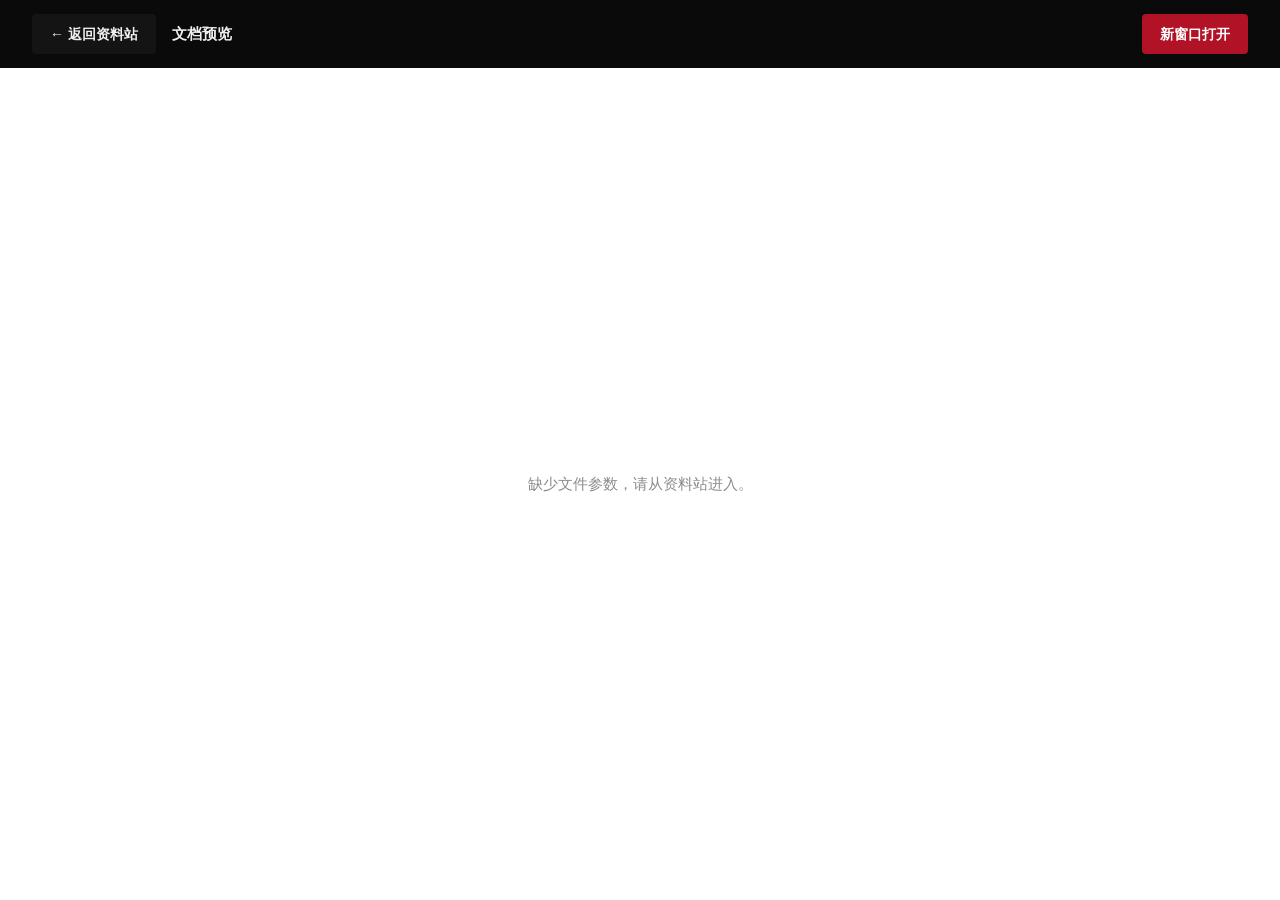
<file: preview.html>
<!DOCTYPE html>
<html lang="zh-CN">
<head>
<meta charset="UTF-8">
<meta name="viewport" content="width=device-width, initial-scale=1.0">
<title>在线预览</title>
<link rel="icon" href="data:image/svg+xml,<svg xmlns='http://www.w3.org/2000/svg' viewBox='0 0 100 100'><rect width='100' height='100' rx='22' fill='%23b11226'/><text x='50' y='68' font-size='52' text-anchor='middle' fill='white' font-family='sans-serif' font-weight='bold'>化</text></svg>">
<link rel="preconnect" href="https://fonts.googleapis.com">
<link rel="preconnect" href="https://fonts.gstatic.com" crossorigin>
<link href="https://fonts.googleapis.com/css2?family=Bebas+Neue&display=swap" rel="stylesheet">
<link rel="stylesheet" href="assets/style.css">
</head>
<body class="preview-page">

<header class="preview-bar">
  <div class="preview-bar-inner">
    <a class="back-btn" href="index.html">← 返回资料站</a>
    <h1 id="doc-title">正在加载…</h1>
    <a class="open-new" id="open-new" href="#" target="_blank" rel="noopener">新窗口打开</a>
  </div>
</header>

<main class="preview-main">
  <div class="preview-loading" id="loading">正在加载预览，请稍候…</div>
  <iframe id="viewer" title="文档在线预览"></iframe>
</main>

<script>
(function () {
  'use strict';
  var q = new URLSearchParams(window.location.search);
  var src = q.get('src') || '';
  var title = q.get('title') || '文档预览';
  document.title = title + ' - 在线预览';
  document.getElementById('doc-title').textContent = title;
  var loading = document.getElementById('loading');
  if (!src) {
    loading.textContent = '缺少文件参数，请从资料站进入。';
    return;
  }
  var absUrl = new URL(src, window.location.href).href;
  // PDF 浏览器可直接渲染；Word 文档走 Office 在线预览服务
  var viewerUrl = /\.pdf$/i.test(src)
    ? absUrl
    : 'https://view.officeapps.live.com/op/view.aspx?src=' + encodeURIComponent(absUrl);
  document.getElementById('open-new').href = viewerUrl;
  var frame = document.getElementById('viewer');
  frame.addEventListener('load', function () { loading.style.display = 'none'; });
  frame.src = viewerUrl;
  setTimeout(function () {
    if (loading.style.display !== 'none') {
      loading.textContent = '加载较慢，请耐心等待，也可以点右上角“新窗口打开”。';
    }
  }, 15000);
})();
</script>
</body>
</html>
</file>
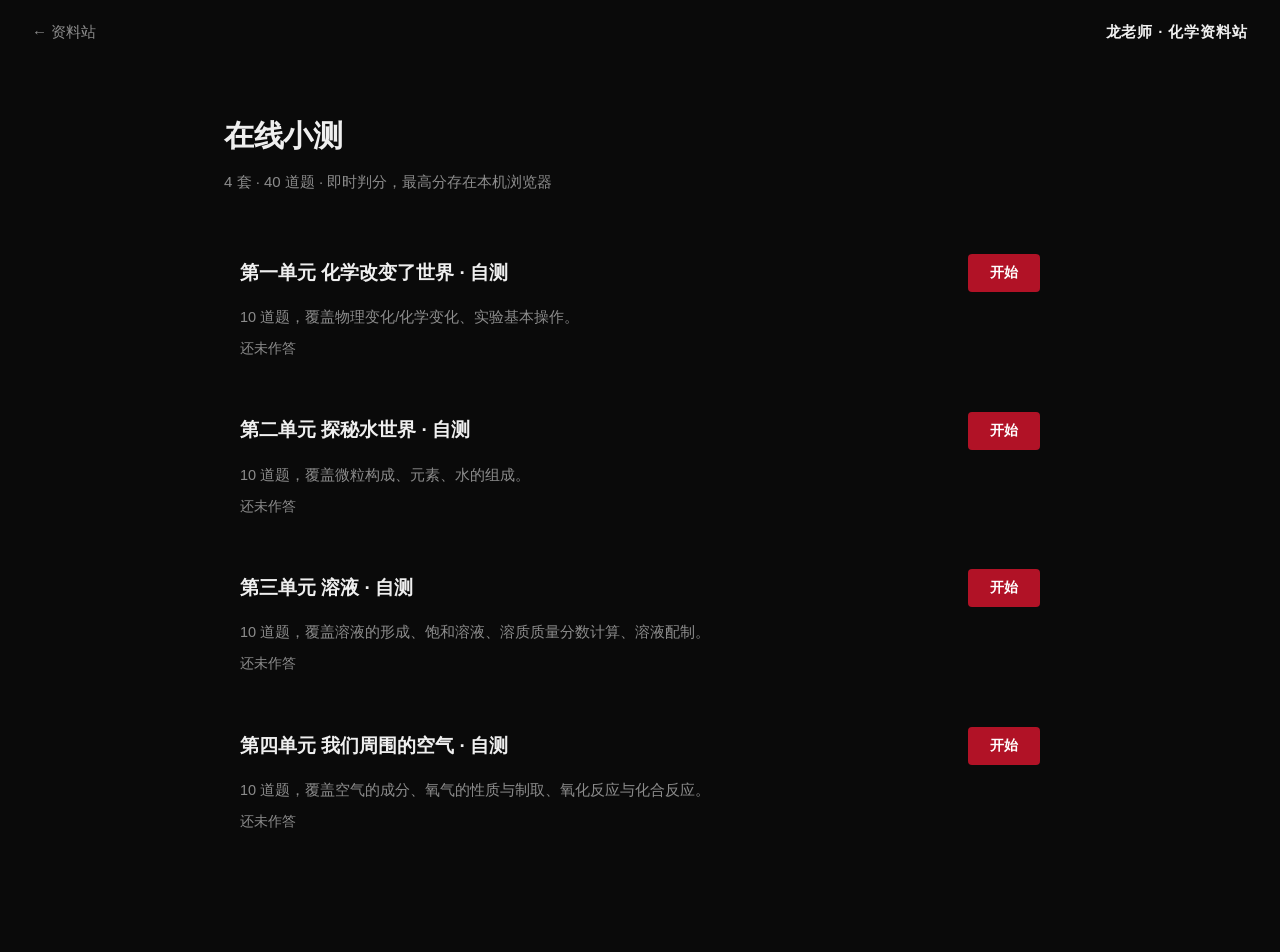
<file: quiz.html>
<!DOCTYPE html>
<html lang="zh-CN">
<head>
<meta charset="UTF-8">
<meta name="viewport" content="width=device-width, initial-scale=1.0">
<title>在线小测｜化学教学资料站</title>
<meta name="description" content="初三化学在线小测：4 套单元自测，即时判分，逐题解析。">
<link rel="icon" href="data:image/svg+xml,<svg xmlns='http://www.w3.org/2000/svg' viewBox='0 0 100 100'><rect width='100' height='100' rx='22' fill='%23b11226'/><text x='50' y='68' font-size='52' text-anchor='middle' fill='white' font-family='sans-serif' font-weight='bold'>化</text></svg>">
<link rel="preconnect" href="https://fonts.googleapis.com">
<link rel="preconnect" href="https://fonts.gstatic.com" crossorigin>
<link href="https://fonts.googleapis.com/css2?family=Bebas+Neue&display=swap" rel="stylesheet">
<link rel="stylesheet" href="assets/style.css">
</head>
<body>

<header class="app-topbar">
  <a class="back" href="index.html">← 资料站</a>
  <span class="wordmark">龙老师 · 化学资料站</span>
</header>

<main class="app-canvas">
  <!-- 列表 -->
  <section id="view-list">
    <h1 class="app-title">在线小测</h1>
    <p class="app-sub" id="quiz-sub"></p>
    <div class="qz-list" id="quiz-list"></div>
  </section>

  <!-- 答题 -->
  <section id="view-quiz" hidden>
    <div class="q-head">
      <h2 id="quiz-title"></h2>
      <span class="q-progress" id="quiz-progress"></span>
    </div>
    <div id="questions"></div>
    <div class="q-actions">
      <button class="btn-accent btn-lg" id="btn-submit" type="button">交卷判分</button>
    </div>
    <p style="text-align:center"><button class="btn-ghost" id="btn-back-list" type="button">← 返回列表</button></p>
  </section>

  <!-- 成绩 -->
  <section id="view-result" hidden>
    <div class="score-hero">
      <div class="score num" id="score-num"></div>
      <p class="score-sub" id="score-sub"></p>
    </div>
    <div id="review"></div>
    <div class="q-actions">
      <button class="btn-accent btn-lg" id="btn-retry" type="button">再测一次</button>
    </div>
    <p style="text-align:center"><button class="btn-ghost" id="btn-back-list2" type="button">← 返回列表</button></p>
  </section>
</main>

<script src="data/quiz.js"></script>
<script src="assets/quiz.js"></script>
</body>
</html>
</file>
<file: assets/style.css>
/* 化学教学资料站 — v5
   direction: sentence-as-layout (seed 651308651)
   黑 + 绯红。中文标题用系统黑体 900，拉丁数字用 Bebas Neue。 */

:root {
  --bg: #0a0a0a;
  --surface: #141414;
  --ink: #efefef;
  --muted: #8c8c8c;
  --accent: #b11226;
  --accent-ink: #ffffff;
  --field: #efefef;
  --field-ink: #0a0a0a;
  --line: #262626;
  --margin: 32px;
  --font-cn: "PingFang SC", "Hiragino Sans GB", "Microsoft YaHei", "Noto Sans SC", sans-serif;
  --font-latin: "Bebas Neue", "PingFang SC", sans-serif;
  --step-small: 0.8125rem;
  --step-body: 1.0625rem;
  --step-lead: 1.375rem;
  --step-head: clamp(2.5rem, 1.2rem + 5vw, 5.5rem);
}

* { box-sizing: border-box; }
html { -webkit-text-size-adjust: 100%; scroll-behavior: smooth; }

html, body { overflow-x: clip; }
body {
  margin: 0;
  background: var(--bg);
  color: var(--ink);
  font-family: var(--font-cn);
  font-size: var(--step-body);
  line-height: 1.6;
  -webkit-font-smoothing: antialiased;
}

img { display: block; max-width: 100%; }
a { color: inherit; }
::selection { background: var(--accent); color: var(--accent-ink); }

:focus-visible { outline: 2px solid var(--accent); outline-offset: 3px; }

.num { font-family: var(--font-latin); letter-spacing: 0.04em; }

/* ============ 顶栏 ============ */
.topbar {
  display: flex; align-items: center; justify-content: space-between;
  padding: 20px var(--margin);
}
.wordmark {
  text-decoration: none; font-weight: 800; font-size: 17px; letter-spacing: 0.06em;
}
.topbar-links { display: flex; align-items: center; gap: 28px; }
.topbar-links a:not(.btn-accent) {
  text-decoration: none; font-size: 15px; color: var(--muted);
}
.topbar-links a:not(.btn-accent):hover { color: var(--ink); }

/* ============ 按钮 ============ */
.btn-accent {
  display: inline-block;
  background: var(--accent); color: var(--accent-ink);
  text-decoration: none; font-weight: 700;
  border: none; border-radius: 4px;
  cursor: pointer; font-family: inherit;
}
.btn-sm { font-size: 14px; padding: 10px 22px; }
.btn-lg { font-size: 17px; padding: 18px 54px; }
.btn-accent:hover { background: #c8142c; }
.btn-accent:active { transform: translateY(1px); }

.btn-ghost {
  background: var(--surface); color: var(--ink);
  border: none; border-radius: 4px;
  font-size: 14px; font-weight: 600; font-family: inherit;
  padding: 10px 20px; cursor: pointer;
  white-space: nowrap; flex: none;
}
.btn-ghost:hover { background: #1e1e1e; }

/* ============ Hero：一句话 ============ */
.hero {
  min-height: 92svh;
  display: flex; flex-direction: column; justify-content: center;
  padding: 40px var(--margin) 64px;
  position: relative;
}
.sentence {
  margin: 0;
  display: flex; align-items: center; justify-content: space-between;
  gap: 3vw;
  font-weight: 900;
  font-size: clamp(44px, 7.4vw, 118px);
  letter-spacing: -0.02em;
  line-height: 1;
  white-space: nowrap;
}
.s-half { flex: none; }
.s-frame {
  flex: none;
  width: 34%;
  overflow: hidden;
  border-radius: 4px;
  background: var(--surface);
}
.s-frame img { display: block; width: 100%; height: auto; }

.lede {
  margin: 48px 0 0;
  font-size: var(--step-lead);
  color: var(--muted);
  max-width: 34em;
  line-height: 1.7;
}
.lede .num { color: var(--ink); font-size: 1.25em; }

.hero-search { margin-top: 36px; max-width: 560px; }
.hero-search input {
  width: 100%;
  background: var(--surface);
  border: none;
  border-radius: 4px;
  color: var(--ink);
  font-size: 16px; font-family: inherit;
  padding: 16px 20px;
  outline: none;
}
.hero-search input::placeholder { color: var(--muted); }
.hero-search input:focus { outline: 2px solid var(--accent); outline-offset: 2px; }

/* ============ 资料：陈述 + 右表 ============ */
.sec-list { padding: 160px var(--margin) 0; }

.sec-head {
  margin: 0;
  font-weight: 900;
  font-size: clamp(40px, 4.5vw, 68px);
  letter-spacing: -0.02em;
  line-height: 1.15;
}
.sec-head .indent { display: block; padding-left: 3vw; color: var(--muted); font-weight: 700; }

.list-grid {
  margin-top: 96px;
  display: grid;
  grid-template-columns: repeat(12, 1fr);
  gap: 0 24px;
  align-items: end;
}
.list-photo {
  grid-column: 1 / 5;
  margin: 0;
}
.list-photo img {
  width: 22vw; max-width: 100%;
  aspect-ratio: 4 / 3; object-fit: cover;
  border-radius: 4px;
}
.list-photo figcaption {
  margin-top: 12px; font-size: 13px; color: var(--muted);
}
.list-main { grid-column: 7 / 13; }
.table-word {
  margin: 0 0 8px;
  font-size: 14px; color: var(--muted);
}

.tabs { display: flex; flex-wrap: wrap; gap: 6px; margin-bottom: 8px; }
.tab {
  background: transparent;
  border: none;
  color: var(--muted);
  border-radius: 999px;
  font-size: 14px; font-weight: 600; font-family: inherit;
  padding: 9px 20px; cursor: pointer;
}
.tab:hover { color: var(--ink); background: var(--surface); }
.tab[aria-selected="true"] { background: var(--ink); color: var(--bg); }

.result-count { color: var(--muted); font-size: 14px; margin: 18px 0 6px; }

.rows { display: flex; flex-direction: column; gap: 4px; }
.row {
  display: grid;
  grid-template-columns: 88px 1fr auto 24px;
  gap: 16px; align-items: baseline;
  padding: 18px 12px;
  border-radius: 6px;
  text-decoration: none;
}
.row:hover { background: var(--surface); }
.row:hover .row-arrow { transform: translateX(6px); color: var(--accent); }
.row-kind { color: var(--muted); font-size: 14px; }
.row-title { font-size: 17px; font-weight: 600; line-height: 1.5; }
.row-date { color: var(--muted); font-size: 13px; white-space: nowrap; }
.row-arrow { color: var(--muted); transition: transform 0.18s ease, color 0.18s ease; }

.empty { padding: 60px 0; color: var(--muted); }

/* ============ 小测：字叠图 ============ */
.sec-quiz {
  padding: 200px var(--margin) 0;
  position: relative;
}
.stack {
  margin: 0;
  font-weight: 900;
  font-size: clamp(72px, 9vw, 150px);
  line-height: 0.95;
  letter-spacing: -0.02em;
  white-space: nowrap;
}
.stack span { display: block; }
.stack-l1 { color: var(--ink); }
.stack-l2 { color: var(--muted); opacity: 0.45; padding-left: 8vw; }

.quiz-obj {
  position: absolute;
  top: 190px; right: var(--margin);
  width: 40vw; max-width: 520px;
  z-index: 2;
}
.live-quiz {
  background: var(--surface);
  border-radius: 8px;
  padding: 28px;
}
.live-title { margin: 0 0 14px; font-size: 16px; color: var(--accent); font-weight: 800; letter-spacing: 0.08em; }
.live-q { margin: 0 0 18px; font-size: 17px; font-weight: 600; line-height: 1.7; }
.live-opts { display: flex; flex-direction: column; gap: 10px; }
.live-opt {
  text-align: left;
  background: #1e1e1e;
  border: none;
  border-radius: 4px;
  color: var(--ink);
  font-size: 15px; font-family: inherit;
  padding: 13px 16px; cursor: pointer;
  transition: background 0.15s ease;
}
.live-opt:hover:not(:disabled) { background: #262626; }
.live-opt:disabled { cursor: default; }
.live-opt.right { background: rgba(29, 122, 58, 0.22); }
.live-opt.wrong { background: rgba(177, 18, 38, 0.22); }
.live-feedback { min-height: 28px; margin: 14px 0 0; font-size: 14px; color: var(--muted); }
.live-feedback b.right { color: #3ba55d; }
.live-feedback b.wrong { color: #e05260; }
.live-foot {
  display: flex; align-items: center; justify-content: space-between;
  margin-top: 20px;
}
.live-more { font-size: 14px; color: var(--muted); text-decoration: none; }
.live-more:hover { color: var(--ink); }

.quiz-facts {
  margin: 48px 0 0;
  display: grid; grid-template-columns: repeat(12, 1fr); gap: 0 24px;
}
.quiz-facts p {
  grid-column: 8 / 13;
  margin: 0;
  font-size: 20px; line-height: 1.8;
  color: var(--ink);
}

.quiz-rows { margin-top: 72px; display: flex; flex-direction: column; gap: 4px; }
.quiz-row {
  display: grid;
  grid-template-columns: 1fr auto auto 24px;
  gap: 20px; align-items: center;
  padding: 24px 12px;
  border-radius: 6px;
  text-decoration: none;
}
.quiz-row:hover { background: var(--surface); }
.quiz-row:hover .row-arrow { transform: translateX(6px); color: var(--accent); }
.qr-title { font-size: 20px; font-weight: 700; }
.qr-meta { color: var(--muted); font-size: 14px; white-space: nowrap; }
.qr-best { font-size: 14px; color: var(--accent); font-weight: 700; white-space: nowrap; }
.qr-best.none { color: var(--muted); font-weight: 400; }

/* ============ CTA：反转 ============ */
.cta {
  margin-top: 200px;
  background: var(--field); color: var(--field-ink);
  min-height: 88svh;
  display: flex; flex-direction: column; justify-content: space-between;
  padding: 12svh var(--margin) 40px;
}
.cta h2 {
  margin: 0;
  font-weight: 900;
  font-size: clamp(56px, 10vw, 160px);
  letter-spacing: -0.02em; line-height: 1.02;
}
.cta-foot {
  display: flex; align-items: flex-end; justify-content: space-between;
  gap: 32px;
}
.cta-foot p { margin: 0; font-size: 20px; max-width: 22em; }
.cta-foot .btn-accent { flex: none; }

/* ============ 页脚 ============ */
.footer {
  background: var(--accent); color: var(--accent-ink);
  padding: 40px var(--margin) 32px;
  min-height: 70svh;
  display: flex; flex-direction: column;
}
.foot-notes { display: flex; gap: 32px; }
.foot-notes p { margin: 0; font-size: 15px; }
.foot-big {
  margin: auto 0;
  font-weight: 900;
  font-size: clamp(72px, 14vw, 220px);
  letter-spacing: -0.02em; line-height: 1;
}
.foot-meta {
  display: grid; grid-template-columns: auto 1fr auto;
  gap: 24px; align-items: end;
  font-size: 13px;
}
.foot-meta a { color: var(--accent-ink); }
.foot-meta p { margin: 0; }
.credits { max-width: 52em; line-height: 1.7; opacity: 0.85; }

/* ============ 小测页（应用屏） ============ */
.app-topbar {
  display: flex; align-items: center; justify-content: space-between;
  height: 64px; padding: 0 var(--margin);
}
.app-topbar .back { text-decoration: none; font-size: 15px; color: var(--muted); }
.app-topbar .back:hover { color: var(--ink); }
.app-topbar .wordmark { font-size: 15px; }

.app-canvas { max-width: 880px; margin: 0 auto; padding: 48px 24px 96px; }
.app-title { margin: 0; font-size: 30px; font-weight: 800; letter-spacing: -0.01em; }
.app-sub { margin: 10px 0 0; color: var(--muted); font-size: 15px; }

.qz-list { margin-top: 36px; display: flex; flex-direction: column; gap: 4px; }
.qz-item {
  display: grid; grid-template-columns: 1fr auto;
  gap: 8px 20px; align-items: center;
  padding: 24px 16px; border-radius: 8px;
}
.qz-item:hover { background: var(--surface); }
.qz-item h3 { margin: 0; font-size: 19px; font-weight: 700; }
.qz-item .desc { margin: 6px 0 0; color: var(--muted); font-size: 14.5px; }
.qz-item .meta { grid-column: 1 / -1; display: flex; gap: 18px; align-items: center; font-size: 14px; color: var(--muted); }
.qz-item .best { color: var(--accent); font-weight: 700; }
.qz-item .best.none { color: var(--muted); font-weight: 400; }

.q-head { display: flex; align-items: baseline; justify-content: space-between; gap: 20px; margin: 8px 0 4px; }
.q-head h2 { margin: 0; font-size: 24px; font-weight: 800; text-wrap: balance; }
.q-progress { color: var(--muted); font-size: 14px; white-space: nowrap; }

.q-block {
  border-radius: 8px;
  border-left: 3px solid var(--line);
  padding: 26px 26px 26px 30px;
  margin: 22px 0;
  background: var(--surface);
}
.q-block.right { border-left-color: #1d7a3a; }
.q-block.wrong { border-left-color: var(--accent); }
.q-stem { margin: 0 0 18px; font-size: 17px; font-weight: 600; line-height: 1.75; }
.q-no {
  display: inline-block;
  font-family: var(--font-latin);
  color: var(--accent);
  font-size: 15px;
  margin-right: 12px; letter-spacing: 0.06em;
}
.q-kind {
  font-size: 12px; color: var(--muted);
  margin-left: 10px; vertical-align: 2px;
  font-weight: 400; white-space: nowrap;
}
.q-opts { display: flex; flex-direction: column; gap: 10px; }
.q-opt {
  display: flex; gap: 14px; align-items: baseline;
  text-align: left; cursor: pointer;
  background: #1e1e1e; color: var(--ink);
  border: none; border-radius: 6px;
  font-size: 16px; font-family: inherit; line-height: 1.6;
  padding: 14px 18px;
  transition: background 0.15s ease;
}
.q-opt:hover { background: #262626; }
.q-opt .k {
  flex: none; font-family: var(--font-latin);
  color: var(--muted); font-size: 15px;
}
.q-opt[aria-pressed="true"] { background: rgba(177, 18, 38, 0.16); }
.q-opt[aria-pressed="true"] .k { color: var(--accent); }
.q-opt:disabled { cursor: default; }
.q-blank {
  width: 100%; max-width: 480px;
  background: var(--bg); color: var(--ink);
  border: none; border-radius: 6px;
  font-size: 16px; font-family: inherit;
  padding: 14px 18px; outline: none;
}
.q-blank:focus { outline: 2px solid var(--accent); outline-offset: 2px; }

.q-actions { text-align: center; padding: 28px 0 20px; }

.score-hero { text-align: left; margin: 40px 0 8px; }
.score-hero .score {
  font-family: var(--font-latin);
  font-size: clamp(72px, 12vw, 128px);
  line-height: 1; color: var(--ink);
}
.score-hero .score-sub { margin: 12px 0 0; color: var(--muted); font-size: 16px; }
.score-hero .score-sub b { color: var(--accent); }

.review-line { margin: 14px 0 0; font-size: 15.5px; line-height: 1.75; }
.review-line .rl { color: var(--muted); }
.review-line.explain {
  border-left: 3px solid var(--accent);
  padding: 12px 18px;
  background: var(--surface);
  border-radius: 0 6px 6px 0;
}
.verdict { font-weight: 800; margin-left: 10px; font-size: 14px; white-space: nowrap; }
.q-block.right .verdict { color: #3ba55d; }
.q-block.wrong .verdict { color: #e05260; }

/* ============ 预览页 ============ */
.preview-page { height: 100svh; display: flex; flex-direction: column; background: var(--bg); }
.preview-bar {
  flex: none; z-index: 3;
  background: var(--bg);
}
.preview-bar-inner {
  display: flex; align-items: center; gap: 16px;
  padding: 14px var(--margin);
}
.preview-bar h1 {
  margin: 0; font-size: 15px; font-weight: 600; flex: 1;
  white-space: nowrap; overflow: hidden; text-overflow: ellipsis;
}
.back-btn, .open-new {
  text-decoration: none; font-size: 14px; font-weight: 600; white-space: nowrap;
  border-radius: 4px;
  padding: 9px 18px; color: var(--ink); flex: none;
  background: var(--surface);
}
.back-btn:hover { background: #1e1e1e; }
.open-new { background: var(--accent); color: var(--accent-ink); }
.open-new:hover { background: #c8142c; }
.preview-main { flex: 1; position: relative; min-height: 0; background: #111; }
.preview-loading {
  position: absolute; inset: 0; z-index: 2;
  display: flex; align-items: center; justify-content: center;
  color: var(--muted); font-size: 15px; padding: 20px; text-align: center;
}
#viewer { position: absolute; inset: 0; z-index: 1; width: 100%; height: 100%; border: 0; background: #fff; }

/* ============ 手机 ============ */
@media (max-width: 1100px) {
  .quiz-obj { position: static; width: 100%; max-width: none; margin-top: 48px; }
  .quiz-facts p { grid-column: 1 / -1; }
}

@media (max-width: 900px) {
  .list-grid { grid-template-columns: 1fr; }
  .list-photo { grid-column: 1; margin-bottom: 48px; }
  .list-photo img { width: 60%; }
  .list-main { grid-column: 1; }
  .foot-meta { grid-template-columns: 1fr; gap: 12px; }
}

@media (max-width: 640px) {
  :root { --margin: 20px; }
  .sentence { flex-wrap: wrap; font-size: 17vw; }
  .s-half.s-left { width: 100%; }
  .s-frame { width: calc(100% - 40px); order: 2; }
  .s-half.s-right { width: 100%; text-align: right; order: 3; }
  .hero { min-height: 88svh; }
  .row { grid-template-columns: 1fr auto 20px; }
  .row-kind { display: none; }
  .row-date { font-size: 12px; }
  .stack { font-size: 19vw; white-space: normal; }
  .topbar-links a:not(.btn-accent) { display: none; }
  .cta { min-height: 80svh; }
  .quiz-row { grid-template-columns: 1fr 24px; gap: 6px 12px; }
  .qr-title { grid-column: 1 / -1; font-size: 18px; text-wrap: balance; }
  .qr-meta, .qr-best { grid-column: 1; }
  .quiz-row .row-arrow { grid-column: 2; grid-row: 2 / 5; align-self: center; }
  .app-canvas { padding: 32px 20px 72px; }
}

/* ============ 动效 ============ */
@media (prefers-reduced-motion: no-preference) {
  .rise { opacity: 0; transform: translateY(28px); transition: opacity 0.7s ease, transform 0.7s ease; }
  .rise.in { opacity: 1; transform: none; }
  .hero .s-left { animation: slide-l 1s cubic-bezier(0.2, 0.7, 0.2, 1) both; }
  .hero .s-right { animation: slide-r 1s cubic-bezier(0.2, 0.7, 0.2, 1) 0.12s both; }
  .hero .s-frame { animation: frame-in 1.1s cubic-bezier(0.2, 0.7, 0.2, 1) 0.06s both; }
  .hero .lede, .hero .hero-search { animation: fade-up 0.9s ease 0.35s both; }
  @keyframes slide-l { from { opacity: 0; transform: translateX(-48px); } to { opacity: 1; transform: none; } }
  @keyframes slide-r { from { opacity: 0; transform: translateX(48px); } to { opacity: 1; transform: none; } }
  @keyframes frame-in { from { opacity: 0; transform: scale(0.92); } to { opacity: 1; transform: none; } }
  @keyframes fade-up { from { opacity: 0; transform: translateY(20px); } to { opacity: 1; transform: none; } }
  .row, .quiz-row, .qz-item { transition: background 0.15s ease; }
  .row:hover, .quiz-row:hover, .qz-item:hover { background: rgba(255, 255, 255, 0.025); }
  .s-frame img { animation: drift 26s ease-in-out infinite alternate; }
  @keyframes drift { from { transform: scale(1); } to { transform: scale(1.07); } }
}
@media (prefers-reduced-motion: reduce) {
  .rise { opacity: 1; transform: none; }
}
</file>
